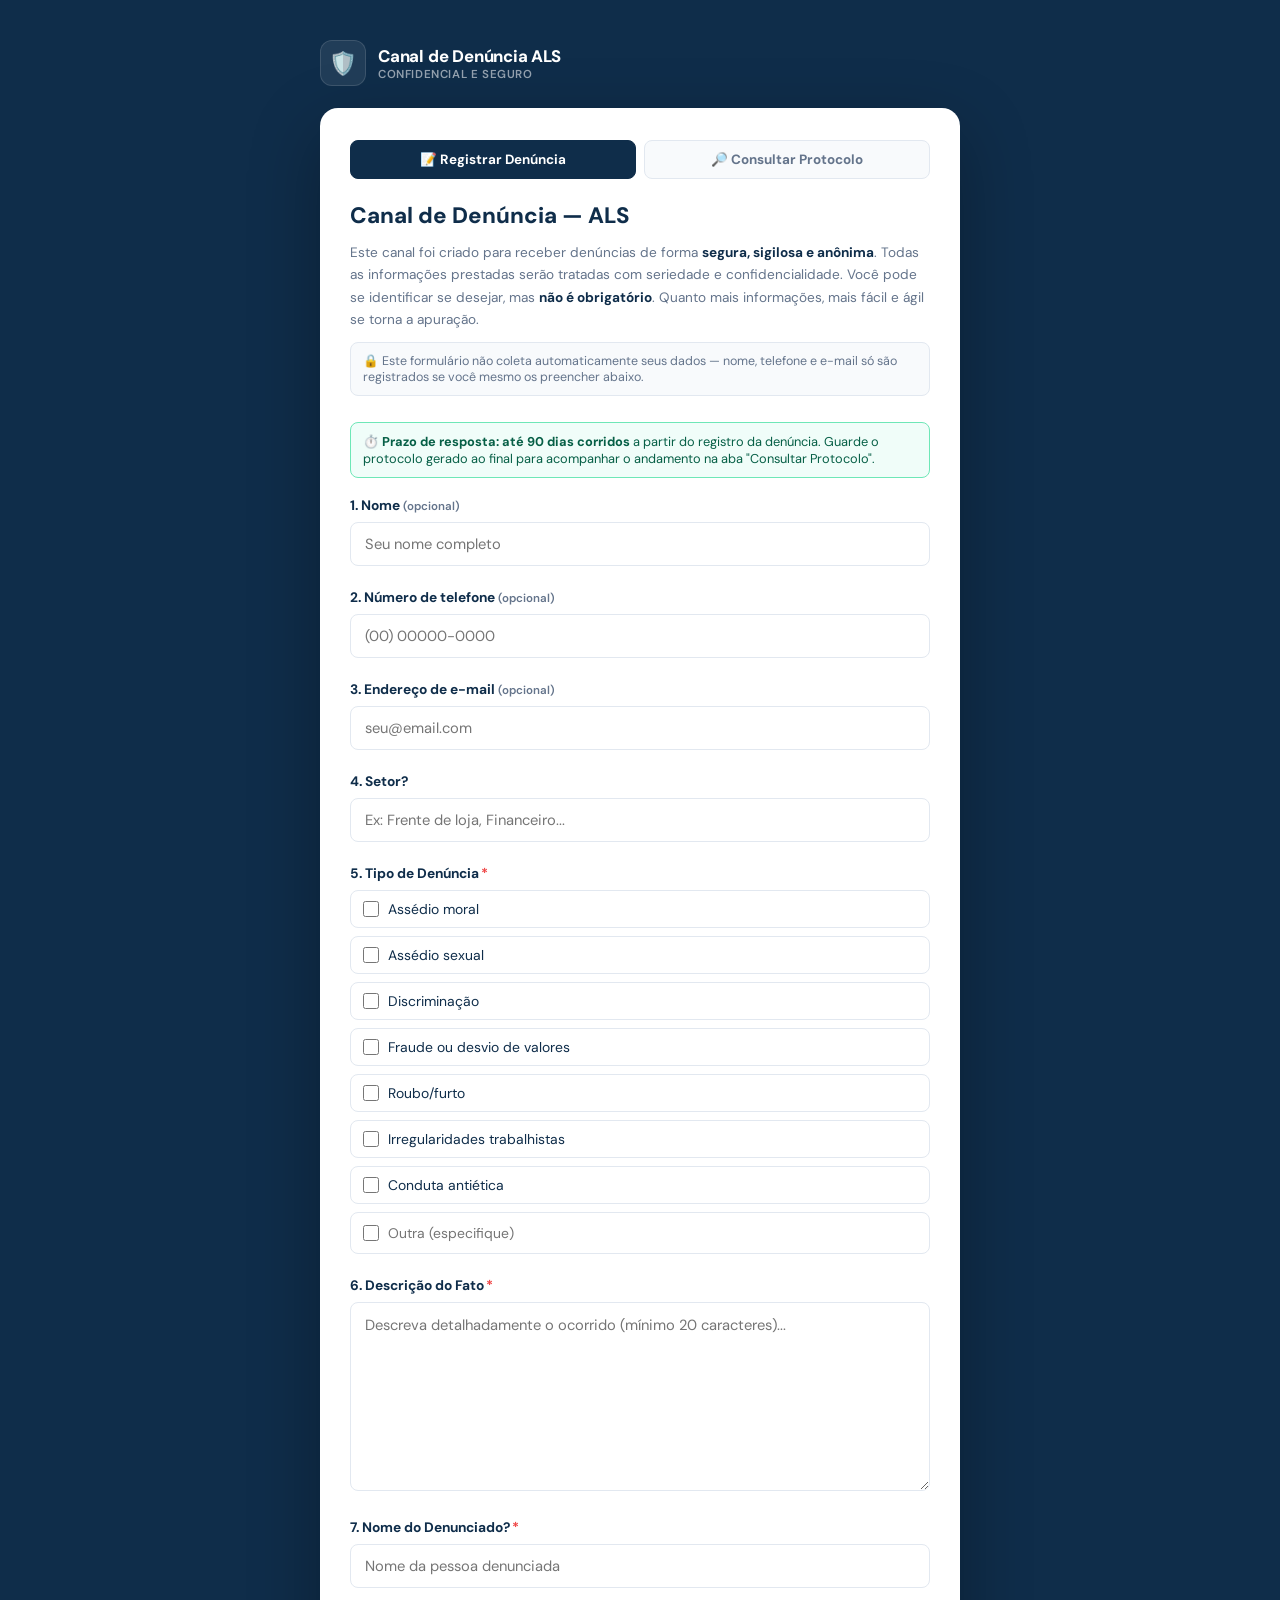
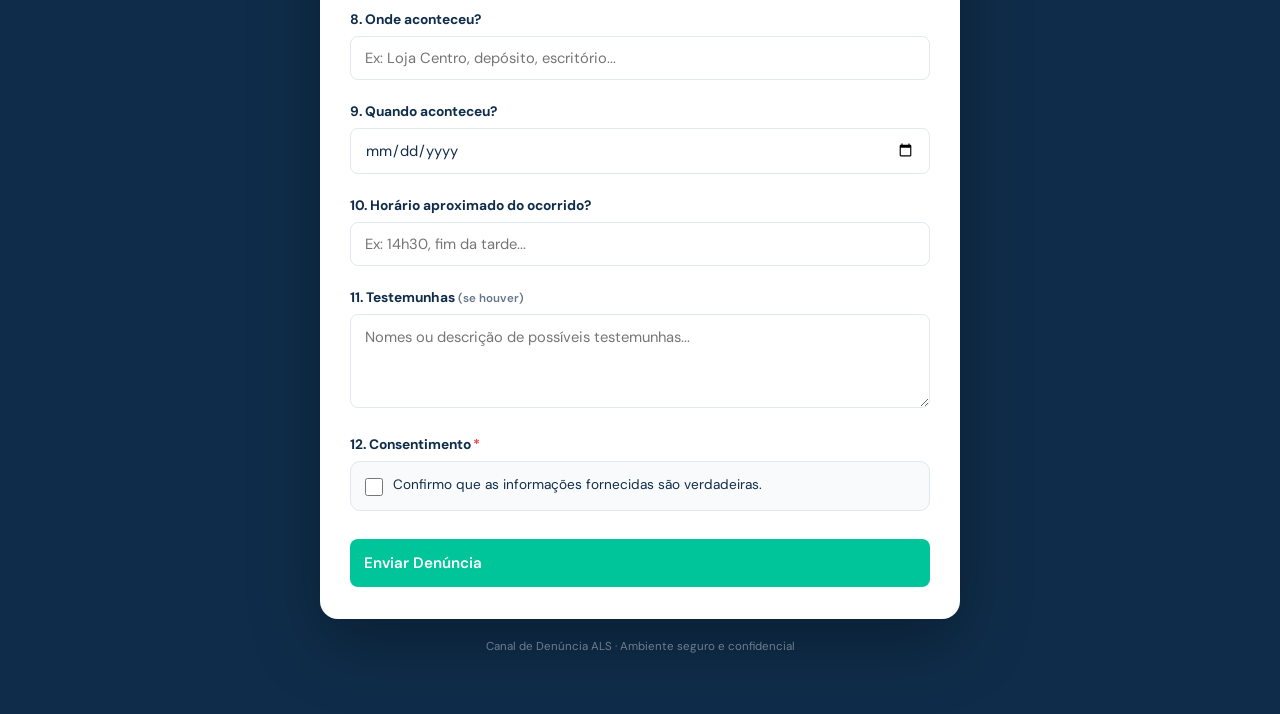
<file: frontend/denuncia-als-publica.html>
<!DOCTYPE html>
<html lang="pt-BR">
<head>
<meta charset="UTF-8" />
<meta name="viewport" content="width=device-width, initial-scale=1.0"/>
<title>Canal de Denúncia ALS</title>
<link href="https://fonts.googleapis.com/css2?family=DM+Sans:wght@300;400;500;600;700&display=swap" rel="stylesheet"/>
<link rel="stylesheet" href="css/styles.css">
<style>
  * { box-sizing: border-box; }
  body {
    font-family:'DM Sans',sans-serif; margin:0; min-height:100vh;
    background:var(--primary);
    display:flex; align-items:flex-start; justify-content:center;
    padding:40px 16px 60px;
  }
  .als-wrap { width:100%; max-width:640px; }
  .als-brand { display:flex; align-items:center; gap:12px; margin-bottom:22px; }
  .als-brand-icon { width:46px; height:46px; border-radius:12px; background:rgba(255,255,255,.08); border:1px solid rgba(255,255,255,.12); display:flex; align-items:center; justify-content:center; flex-shrink:0; font-size:1.4rem; }
  .als-brand-name { color:#fff; font-weight:800; font-size:1.05rem; letter-spacing:-.2px; }
  .als-brand-sub { color:rgba(255,255,255,.55); font-size:.72rem; font-weight:600; text-transform:uppercase; letter-spacing:.6px; }
  .als-card { background:#fff; border-radius:18px; padding:32px 30px; box-shadow:0 24px 70px rgba(0,0,0,.3); }
  .als-title { font-size:1.4rem; font-weight:800; color:var(--primary); margin:0 0 12px; }
  .als-intro { font-size:.85rem; color:var(--text-muted); line-height:1.65; margin:0 0 10px; }
  .als-intro strong { color:var(--text); }
  .als-priv { font-size:.78rem; color:var(--text-muted); background:#f8fafc; border:1px solid var(--border); border-radius:8px; padding:10px 12px; margin-bottom:26px; }
  .als-q { margin-bottom:22px; }
  .als-q > label.q-label { display:block; font-size:.86rem; font-weight:700; color:var(--text); margin-bottom:8px; }
  .als-q .q-opt { font-size:.72rem; font-weight:600; color:var(--text-muted); text-transform:none; letter-spacing:0; }
  .als-req { color:var(--danger); margin-left:2px; }
  .als-q input[type=text], .als-q input[type=email], .als-q input[type=date], .als-q textarea {
    width:100%; padding:11px 14px; border:1px solid var(--border); border-radius:8px;
    font-size:.92rem; font-family:inherit; color:var(--text); background:#fff; transition:border .15s;
  }
  .als-q input[type=text]:focus, .als-q input[type=email]:focus, .als-q input[type=date]:focus, .als-q textarea:focus {
    outline:none; border-color:var(--accent); box-shadow:0 0 0 3px rgba(0,196,154,.15);
  }
  .als-q textarea { resize:vertical; line-height:1.6; }
  .als-q textarea#q-descricao { min-height:160px; }
  .als-q textarea#q-testemunhas { min-height:80px; }
  .chk-list { display:flex; flex-direction:column; gap:8px; }
  .chk-item { display:flex; align-items:center; gap:9px; padding:9px 12px; border:1px solid var(--border); border-radius:8px; cursor:pointer; font-size:.87rem; transition:all .15s; }
  .chk-item:hover { border-color:var(--accent); background:#f0fdf9; }
  .chk-item input { width:16px; height:16px; accent-color:var(--accent); flex-shrink:0; }
  .chk-outro { display:flex; align-items:center; gap:9px; padding:9px 12px; border:1px solid var(--border); border-radius:8px; }
  .chk-outro input[type=checkbox] { width:16px; height:16px; accent-color:var(--accent); flex-shrink:0; }
  .chk-outro input[type=text] { flex:1; border:none; outline:none; font-family:inherit; font-size:.87rem; padding:2px 0; }
  .consent-box { display:flex; align-items:flex-start; gap:10px; padding:14px; border:1.5px solid var(--border); border-radius:10px; background:#f8fafc; }
  .consent-box input { width:18px; height:18px; margin-top:2px; accent-color:var(--accent); flex-shrink:0; }
  .consent-box label { font-size:.85rem; color:var(--text); cursor:pointer; }
  .als-honeypot { position:absolute; left:-9999px; opacity:0; height:0; width:0; overflow:hidden; }
  .als-submit { width:100%; padding:14px; font-size:.95rem; margin-top:6px; }
  .als-error { display:none; margin-top:14px; padding:12px 14px; background:#fef2f2; border:1px solid #fecaca; color:#b91c1c; border-radius:8px; font-size:.84rem; }
  .als-success { display:none; text-align:center; padding:20px 6px; }
  .als-success .ico { font-size:2.6rem; margin-bottom:10px; }
  .als-success h2 { color:var(--primary); font-size:1.25rem; margin:0 0 10px; }
  .als-success p { color:var(--text-muted); font-size:.88rem; line-height:1.6; margin:0 0 18px; }
  .als-proto { font-family:'DM Mono',monospace; font-size:1.3rem; font-weight:700; color:var(--primary); background:#f0fdf9; border:1.5px dashed var(--accent); border-radius:10px; padding:14px; letter-spacing:1px; margin-bottom:18px; }
  .als-footer-note { text-align:center; color:rgba(255,255,255,.4); font-size:.72rem; margin-top:20px; }
  .als-prazo { font-size:.8rem; color:#065f46; background:#f0fdf9; border:1px solid #6ee7b7; border-radius:8px; padding:10px 12px; margin-bottom:18px; text-align:left; }
  .als-tabs { display:flex; gap:8px; margin-bottom:22px; }
  .als-tab { flex:1; padding:10px; border-radius:8px; border:1px solid var(--border); background:#f8fafc; color:var(--text-muted); font-weight:700; font-size:.84rem; cursor:pointer; font-family:inherit; transition:all .15s; }
  .als-tab.active { background:var(--primary); color:#fff; border-color:var(--primary); }
  .als-consulta { display:none; }
  .als-consulta-form { display:flex; gap:8px; margin-bottom:18px; }
  .als-consulta-form input { flex:1; padding:11px 14px; border:1px solid var(--border); border-radius:8px; font-size:.92rem; font-family:'DM Mono',monospace; text-transform:uppercase; }
  .als-consulta-result { display:none; border:1px solid var(--border); border-radius:10px; padding:16px; }
  .als-consulta-result .row { display:flex; justify-content:space-between; align-items:center; margin-bottom:10px; font-size:.86rem; }
  .als-consulta-result .lbl { color:var(--text-muted); font-size:.72rem; text-transform:uppercase; letter-spacing:.5px; font-weight:700; }
  .als-resposta-box { margin-top:10px; padding:12px 14px; background:#eff6ff; border:1px solid #bfdbfe; border-radius:8px; font-size:.86rem; line-height:1.6; white-space:pre-wrap; }
  .als-sem-resposta { margin-top:10px; padding:12px 14px; background:#fffbeb; border:1px solid #fcd34d; border-radius:8px; font-size:.83rem; color:#92400e; }
</style>
</head>
<body>
<div class="als-wrap">

  <div class="als-brand">
    <div class="als-brand-icon">🛡️</div>
    <div>
      <div class="als-brand-name">Canal de Denúncia ALS</div>
      <div class="als-brand-sub">Confidencial e Seguro</div>
    </div>
  </div>

  <div class="als-card">

    <div class="als-tabs">
      <button type="button" class="als-tab active" id="tab-btn-registrar" onclick="mostrarAba('registrar')">📝 Registrar Denúncia</button>
      <button type="button" class="als-tab" id="tab-btn-consultar" onclick="mostrarAba('consultar')">🔎 Consultar Protocolo</button>
    </div>

    <div id="als-form-view">
      <h1 class="als-title">Canal de Denúncia — ALS</h1>
      <p class="als-intro">
        Este canal foi criado para receber denúncias de forma <strong>segura, sigilosa e anônima</strong>.
        Todas as informações prestadas serão tratadas com seriedade e confidencialidade.
        Você pode se identificar se desejar, mas <strong>não é obrigatório</strong>. Quanto mais informações,
        mais fácil e ágil se torna a apuração.
      </p>
      <div class="als-priv">
        🔒 Este formulário não coleta automaticamente seus dados — nome, telefone e e-mail só são
        registrados se você mesmo os preencher abaixo.
      </div>
      <div class="als-prazo">
        ⏱️ <strong>Prazo de resposta: até 90 dias corridos</strong> a partir do registro da denúncia.
        Guarde o protocolo gerado ao final para acompanhar o andamento na aba "Consultar Protocolo".
      </div>

      <form id="als-form" novalidate>
        <input type="text" name="website" id="als-honeypot" class="als-honeypot" tabindex="-1" autocomplete="off">

        <div class="als-q">
          <label class="q-label">1. Nome <span class="q-opt">(opcional)</span></label>
          <input type="text" id="q-nome" placeholder="Seu nome completo">
        </div>

        <div class="als-q">
          <label class="q-label">2. Número de telefone <span class="q-opt">(opcional)</span></label>
          <input type="text" id="q-telefone" placeholder="(00) 00000-0000">
        </div>

        <div class="als-q">
          <label class="q-label">3. Endereço de e-mail <span class="q-opt">(opcional)</span></label>
          <input type="email" id="q-email" placeholder="seu@email.com">
        </div>

        <div class="als-q">
          <label class="q-label">4. Setor?</label>
          <input type="text" id="q-setor" placeholder="Ex: Frente de loja, Financeiro...">
        </div>

        <div class="als-q">
          <label class="q-label">5. Tipo de Denúncia<span class="als-req">*</span></label>
          <div class="chk-list" id="q-tipos">
            <label class="chk-item"><input type="checkbox" value="Assédio moral"> Assédio moral</label>
            <label class="chk-item"><input type="checkbox" value="Assédio sexual"> Assédio sexual</label>
            <label class="chk-item"><input type="checkbox" value="Discriminação"> Discriminação</label>
            <label class="chk-item"><input type="checkbox" value="Fraude ou desvio de valores"> Fraude ou desvio de valores</label>
            <label class="chk-item"><input type="checkbox" value="Roubo/furto"> Roubo/furto</label>
            <label class="chk-item"><input type="checkbox" value="Irregularidades trabalhistas"> Irregularidades trabalhistas</label>
            <label class="chk-item"><input type="checkbox" value="Conduta antiética"> Conduta antiética</label>
            <div class="chk-outro">
              <input type="checkbox" id="q-tipo-outro-chk">
              <input type="text" id="q-tipo-outro-txt" placeholder="Outra (especifique)">
            </div>
          </div>
        </div>

        <div class="als-q">
          <label class="q-label">6. Descrição do Fato<span class="als-req">*</span></label>
          <textarea id="q-descricao" rows="7" placeholder="Descreva detalhadamente o ocorrido (mínimo 20 caracteres)..."></textarea>
        </div>

        <div class="als-q">
          <label class="q-label">7. Nome do Denunciado?<span class="als-req">*</span></label>
          <input type="text" id="q-denunciado" placeholder="Nome da pessoa denunciada">
        </div>

        <div class="als-q">
          <label class="q-label">8. Onde aconteceu?</label>
          <input type="text" id="q-onde" placeholder="Ex: Loja Centro, depósito, escritório...">
        </div>

        <div class="als-q">
          <label class="q-label">9. Quando aconteceu?</label>
          <input type="date" id="q-quando">
        </div>

        <div class="als-q">
          <label class="q-label">10. Horário aproximado do ocorrido?</label>
          <input type="text" id="q-horario" placeholder="Ex: 14h30, fim da tarde...">
        </div>

        <div class="als-q">
          <label class="q-label">11. Testemunhas <span class="q-opt">(se houver)</span></label>
          <textarea id="q-testemunhas" rows="3" placeholder="Nomes ou descrição de possíveis testemunhas..."></textarea>
        </div>

        <div class="als-q">
          <label class="q-label">12. Consentimento<span class="als-req">*</span></label>
          <div class="consent-box">
            <input type="checkbox" id="q-consentimento">
            <label for="q-consentimento">Confirmo que as informações fornecidas são verdadeiras.</label>
          </div>
        </div>

        <div class="als-error" id="als-error"></div>
        <button type="submit" class="btn btn-accent als-submit" id="als-submit-btn">Enviar Denúncia</button>
      </form>
    </div>

    <div class="als-success" id="als-success-view">
      <div class="ico">✅</div>
      <h2>Denúncia registrada</h2>
      <p>Guarde o <strong>protocolo</strong> e a <strong>data de hoje</strong> — as duas informações juntas são
      necessárias para consultar o andamento na aba "Consultar Protocolo". O prazo de resposta é de até
      <strong>90 dias corridos</strong> a partir de agora.</p>
      <div class="als-proto" id="als-proto-text">DN-ALS-0000</div>
      <div style="font-size:.82rem;color:var(--text-muted);margin-bottom:18px">Data de registro: <strong id="als-proto-data"></strong></div>
      <button type="button" class="btn btn-outline" onclick="location.reload()">Registrar outra denúncia</button>
    </div>

    <div class="als-consulta" id="als-consulta-view">
      <h1 class="als-title">Consultar Denúncia</h1>
      <p class="als-intro">
        Informe o protocolo <strong>e a data em que você registrou a denúncia</strong> para ver o status
        atual e se já há resposta do time de compliance. Pedimos os dois para garantir que só quem
        denunciou consiga consultar — o protocolo sozinho não é suficiente.
      </p>
      <div class="als-q">
        <label class="q-label">Protocolo</label>
        <input type="text" id="q-consulta-proto" placeholder="Ex: DN-ALS-2026-001">
      </div>
      <div class="als-q">
        <label class="q-label">Data em que registrou a denúncia</label>
        <input type="date" id="q-consulta-data">
      </div>
      <div class="als-consulta-form">
        <button type="button" class="btn btn-accent als-submit" id="consulta-btn" onclick="consultarProtocolo()">Consultar</button>
      </div>
      <div class="als-error" id="consulta-error"></div>

      <div class="als-consulta-result" id="consulta-result">
        <div class="row"><span class="lbl">Protocolo</span><strong id="res-proto"></strong></div>
        <div class="row"><span class="lbl">Status</span><span id="res-status"></span></div>
        <div class="row"><span class="lbl">Registrada em</span><span id="res-criado"></span></div>
        <div style="margin-bottom:10px">
          <div class="lbl" style="margin-bottom:4px">SLA (90 dias)</div>
          <div id="res-sla"></div>
        </div>
        <div id="res-resposta-wrap"></div>
      </div>
    </div>
  </div>

  <div class="als-footer-note">Canal de Denúncia ALS · Ambiente seguro e confidencial</div>
</div>

<script>
  const SUPABASE_URL = 'https://qhtkuarlsjlnfkzfmxwa.supabase.co';
  const SUPABASE_ANON = 'eyJhbGciOiJIUzI1NiIsInR5cCI6IkpXVCJ9.eyJpc3MiOiJzdXBhYmFzZSIsInJlZiI6InFodGt1YXJsc2psbmZremZteHdhIiwicm9sZSI6ImFub24iLCJpYXQiOjE3NzU2MDkwMTQsImV4cCI6MjA5MTE4NTAxNH0.5rw_iN9_-IYyNlqaOAXdy5wpmrOcvVO-QAUEQBgl3eA';
  const ALS_FUNCTION_URL = `${SUPABASE_URL}/functions/v1/denuncia-als-publica`;
  const ALS_CONSULTA_URL = `${SUPABASE_URL}/functions/v1/denuncia-als-consulta`;

  function mostrarAba(aba) {
    document.getElementById('als-form-view').style.display = aba === 'registrar' ? 'block' : 'none';
    document.getElementById('als-consulta-view').style.display = aba === 'consultar' ? 'block' : 'none';
    document.getElementById('als-success-view').style.display = 'none';
    document.getElementById('tab-btn-registrar').classList.toggle('active', aba === 'registrar');
    document.getElementById('tab-btn-consultar').classList.toggle('active', aba === 'consultar');
  }

  // Mesma lógica/visual do slaBar() usado no Canal de Denúncia
  // original (frontend/js/denuncias.js) — % do prazo de 90 dias
  // consumido, parado quando a denúncia está Encerrada/Arquivada.
  function renderSlaBar(dias, pct, concluida) {
    if (concluida) return '<span style="font-size:.85rem;color:var(--accent);font-weight:700">✅ Concluída</span>';
    const cls = pct >= 100 ? 'over' : pct >= 70 ? 'warn' : 'ok';
    const color = pct >= 100 ? 'var(--danger)' : pct >= 70 ? 'var(--warn)' : 'var(--accent)';
    return `<div class="sla-wrap">
      <div class="sla-label"><span style="color:${color}">${dias}d / 90d</span><span style="color:${color}">${pct}%</span></div>
      <div class="sla-bar"><div class="sla-fill ${cls}" style="width:${pct}%"></div></div>
    </div>`;
  }

  function formatDataBr(iso) {
    if (!iso) return '—';
    const d = new Date(iso);
    return d.toLocaleDateString('pt-BR');
  }

  async function consultarProtocolo() {
    const proto = document.getElementById('q-consulta-proto').value.trim();
    const dataRegistro = document.getElementById('q-consulta-data').value;
    const errBox = document.getElementById('consulta-error');
    const resultBox = document.getElementById('consulta-result');
    const btn = document.getElementById('consulta-btn');
    errBox.style.display = 'none';
    resultBox.style.display = 'none';

    if (!proto || !dataRegistro) {
      errBox.textContent = '⚠️ Informe o protocolo e a data de registro.';
      errBox.style.display = 'block';
      return;
    }

    btn.disabled = true;
    btn.textContent = 'Consultando...';
    try {
      const r = await fetch(ALS_CONSULTA_URL, {
        method: 'POST',
        headers: {
          'Content-Type': 'application/json',
          'apikey': SUPABASE_ANON,
          'Authorization': 'Bearer ' + SUPABASE_ANON,
        },
        body: JSON.stringify({ proto, dataRegistro }),
      });
      const data = await r.json().catch(() => ({}));
      if (!r.ok) throw new Error(data.error || 'Protocolo não encontrado.');

      document.getElementById('res-proto').textContent = data.proto;
      document.getElementById('res-status').textContent = data.status;
      document.getElementById('res-criado').textContent = formatDataBr(data.criadoEm);
      document.getElementById('res-sla').innerHTML = renderSlaBar(data.diasDecorridos, data.pctSla, data.concluida);

      const respostaWrap = document.getElementById('res-resposta-wrap');
      if (data.resposta) {
        respostaWrap.innerHTML = `
          <div class="lbl" style="margin-top:12px;margin-bottom:6px">Resposta do time de compliance (${formatDataBr(data.respostaEm)})</div>
          <div class="als-resposta-box">${data.resposta.replace(/</g,'&lt;')}</div>`;
      } else {
        respostaWrap.innerHTML = `<div class="als-sem-resposta">⏳ Ainda não há resposta registrada para esta denúncia. O prazo máximo é de 90 dias corridos a partir do registro.</div>`;
      }

      resultBox.style.display = 'block';
    } catch (e) {
      errBox.textContent = '⚠️ ' + (e.message || 'Falha de conexão. Tente novamente em instantes.');
      errBox.style.display = 'block';
    } finally {
      btn.disabled = false;
      btn.textContent = 'Consultar';
    }
  }

  const form = document.getElementById('als-form');
  const errBox = document.getElementById('als-error');
  const submitBtn = document.getElementById('als-submit-btn');

  function showError(msg) {
    errBox.textContent = '⚠️ ' + msg;
    errBox.style.display = 'block';
    errBox.scrollIntoView({ behavior:'smooth', block:'center' });
  }

  form.addEventListener('submit', async (ev) => {
    ev.preventDefault();
    errBox.style.display = 'none';

    const tipos = Array.from(document.querySelectorAll('#q-tipos input[type=checkbox][value]'))
      .filter(c => c.checked).map(c => c.value);
    const tipoOutroChecked = document.getElementById('q-tipo-outro-chk').checked;
    const tipoOutroTxt = document.getElementById('q-tipo-outro-txt').value.trim();
    if (tipoOutroChecked && tipoOutroTxt) tipos.push('Outra');

    const descricao = document.getElementById('q-descricao').value.trim();
    const denunciado = document.getElementById('q-denunciado').value.trim();
    const consentimento = document.getElementById('q-consentimento').checked;

    if (tipos.length === 0) return showError('Selecione ao menos um "Tipo de Denúncia".');
    if (descricao.length < 20) return showError('"Descrição do Fato" deve ter ao menos 20 caracteres.');
    if (!denunciado) return showError('"Nome do Denunciado?" é obrigatório.');
    if (!consentimento) return showError('É necessário confirmar o consentimento para enviar.');

    const payload = {
      website: document.getElementById('als-honeypot').value, // honeypot
      nome: document.getElementById('q-nome').value.trim(),
      telefone: document.getElementById('q-telefone').value.trim(),
      email: document.getElementById('q-email').value.trim(),
      setor: document.getElementById('q-setor').value.trim(),
      tipos,
      tipoOutro: tipoOutroChecked ? tipoOutroTxt : '',
      descricao,
      denunciado,
      onde: document.getElementById('q-onde').value.trim(),
      quando: document.getElementById('q-quando').value,
      horario: document.getElementById('q-horario').value.trim(),
      testemunhas: document.getElementById('q-testemunhas').value.trim(),
      consentimento,
    };

    submitBtn.disabled = true;
    submitBtn.textContent = 'Enviando...';
    try {
      const r = await fetch(ALS_FUNCTION_URL, {
        method: 'POST',
        headers: {
          'Content-Type': 'application/json',
          'apikey': SUPABASE_ANON,
          'Authorization': 'Bearer ' + SUPABASE_ANON,
        },
        body: JSON.stringify(payload),
      });
      const data = await r.json().catch(() => ({}));
      if (!r.ok) throw new Error(data.error || 'Não foi possível enviar a denúncia.');

      document.getElementById('als-form-view').style.display = 'none';
      document.getElementById('als-proto-text').textContent = data.protocolo || '—';
      document.getElementById('als-proto-data').textContent = new Date().toLocaleDateString('pt-BR');
      document.getElementById('als-success-view').style.display = 'block';
    } catch (e) {
      showError(e.message || 'Falha de conexão. Tente novamente em instantes.');
    } finally {
      submitBtn.disabled = false;
      submitBtn.textContent = 'Enviar Denúncia';
    }
  });
</script>
</body>
</html>
</file>
<file: frontend/css/styles.css>
:root {
      --primary: #0f2d4a;
      --primary-light: #163d62;
      --accent: #00c49a;
      --accent-dark: #009975;
      --warn: #f59e0b;
      --danger: #ef4444;
      --info: #3b82f6;
      --purple: #8b5cf6;
      --bg: #f0f4f8;
      --card: #ffffff;
      --text: #0f2d4a;
      --text-muted: #64748b;
      --border: #e2e8f0;
      --sidebar-w: 230px;
      --radius: 10px;
    }

    /* ══════════════════════════════════════════
       LOGIN SCREEN
    ══════════════════════════════════════════ */
    #login-screen {
      display: flex; position: fixed; inset: 0; z-index: 9999;
      background: var(--primary);
      align-items: center; justify-content: center;
      animation: none;
    }
    #login-screen.hidden { display: none; }

    .login-bg {
      position: absolute; inset: 0; overflow: hidden; pointer-events: none;
    }
    .login-bg-circle {
      position: absolute; border-radius: 50%;
      background: rgba(0,196,154,.08);
    }
    .login-bg-circle:nth-child(1) { width: 500px; height: 500px; top: -150px; right: -120px; }
    .login-bg-circle:nth-child(2) { width: 350px; height: 350px; bottom: -100px; left: -80px; background: rgba(0,196,154,.05); }
    .login-bg-circle:nth-child(3) { width: 200px; height: 200px; top: 50%; right: 15%; background: rgba(255,255,255,.03); }

    .login-box {
      position: relative; z-index: 1;
      background: #fff; border-radius: 18px;
      padding: 44px 48px; width: 440px; max-width: 96vw;
      box-shadow: 0 32px 80px rgba(0,0,0,.35);
    }
    .login-logo {
      display: flex; align-items: center; gap: 14px; margin-bottom: 32px;
    }
    .login-logo-icon {
      width: 50px; height: 50px; border-radius: 14px; background: var(--accent);
      display: flex; align-items: center; justify-content: center; flex-shrink: 0;
    }
    .login-logo-icon svg { width: 28px; height: 28px; }
    .login-logo-text .brand { font-size: 1.3rem; font-weight: 800; color: var(--primary); letter-spacing: -.3px; }
    .login-logo-text .sub { font-size: .68rem; color: var(--text-muted); letter-spacing: 2px; text-transform: uppercase; margin-top: 2px; }
    .login-headline { font-size: 1.6rem; font-weight: 800; color: var(--primary); margin-bottom: 6px; }
    .login-sub { font-size: .88rem; color: var(--text-muted); margin-bottom: 28px; }
    .login-field { margin-bottom: 16px; }
    .login-field label { display: block; font-size: .73rem; font-weight: 700; color: var(--text-muted); text-transform: uppercase; letter-spacing: .5px; margin-bottom: 6px; }
    .login-field input {
      width: 100%; padding: 12px 14px; border: 1.5px solid var(--border);
      border-radius: 10px; font-size: .95rem; font-family: inherit;
      color: var(--text); background: #f8fafc;
      transition: border .15s, background .15s, box-shadow .15s;
      outline: none;
    }
    .login-field input:focus {
      border-color: var(--accent); background: #fff;
      box-shadow: 0 0 0 3px rgba(0,196,154,.15);
    }
    .login-field input.error { border-color: var(--danger); box-shadow: 0 0 0 3px rgba(239,68,68,.1); }
    .login-btn {
      width: 100%; padding: 13px; border-radius: 10px; border: none;
      background: var(--primary); color: #fff; font-size: 1rem; font-weight: 700;
      cursor: pointer; font-family: inherit; margin-top: 6px;
      transition: background .15s, transform .1s, box-shadow .15s;
      display: flex; align-items: center; justify-content: center; gap: 8px;
    }
    .login-btn:hover { background: var(--primary-light); box-shadow: 0 6px 20px rgba(15,45,74,.3); }
    .login-btn:active { transform: scale(.98); }
    .login-btn:disabled { opacity: .6; cursor: not-allowed; transform: none; }
    .login-error {
      color: var(--danger); font-size: .84rem; font-weight: 600;
      min-height: 20px; margin-top: 12px; text-align: center;
      display: flex; align-items: center; justify-content: center; gap: 6px;
    }
    .login-divider { display: flex; align-items: center; gap: 10px; margin: 20px 0; }
    .login-divider hr { flex: 1; border: none; border-top: 1px solid var(--border); }
    .login-divider span { font-size: .75rem; color: var(--text-muted); }
    .login-badge {
      margin-top: 28px; padding: 10px 14px; background: #f8fafc;
      border-radius: 8px; border: 1px solid var(--border);
      display: flex; align-items: center; gap: 8px;
      font-size: .78rem; color: var(--text-muted);
    }
    .login-badge-dot { width: 8px; height: 8px; border-radius: 50%; background: var(--accent); flex-shrink: 0; animation: pulse-dot 2s infinite; }
    @keyframes pulse-dot { 0%,100%{opacity:1} 50%{opacity:.4} }
    .login-spinner { width: 18px; height: 18px; border: 2.5px solid rgba(255,255,255,.3); border-top-color: #fff; border-radius: 50%; animation: spin .7s linear infinite; }
    @keyframes spin { to { transform: rotate(360deg); } }
    @keyframes fadeIn { from{opacity:0;transform:translateY(12px)} to{opacity:1;transform:translateY(0)} }
    .login-box { animation: fadeIn .4s ease; }

    /* TOPBAR logout button */
    .btn-logout {
      padding: 6px 14px; border-radius: 8px; border: 1px solid var(--border);
      background: transparent; color: var(--text-muted); font-size: .8rem;
      cursor: pointer; font-family: inherit; font-weight: 600;
      transition: all .15s; display: flex; align-items: center; gap: 5px;
    }
    .btn-logout:hover { background: #fef2f2; color: var(--danger); border-color: var(--danger); }


    * { box-sizing: border-box; margin: 0; padding: 0; }
    body { font-family: 'DM Sans', sans-serif; background: var(--bg); color: var(--text); display: flex; min-height: 100vh; }

    /* ─── SIDEBAR ─── */
    #sidebar {
      width: var(--sidebar-w); background: var(--primary);
      display: flex; flex-direction: column; position: fixed;
      top: 0; left: 0; height: 100vh; z-index: 100;
    }
    #sidebar .logo {
      padding: 22px 20px 18px; border-bottom: 1px solid rgba(255,255,255,.08);
      display: flex; align-items: center; gap: 12px;
    }
    #sidebar .logo-icon {
      width: 42px; height: 42px; border-radius: 10px; background: rgba(255,255,255,.06);
      display: flex; align-items: center; justify-content: center; flex-shrink: 0;
    }
    #sidebar .logo-icon img { width: 32px; height: 32px; object-fit: contain; }
    #sidebar .logo .brand { font-size: 1rem; font-weight: 700; color: #fff; letter-spacing: -.2px; }
    #sidebar .logo .sub { font-size: .62rem; color: rgba(255,255,255,.4); letter-spacing: 1.5px; text-transform: uppercase; margin-top: 2px; }

    #sidebar nav { flex: 1; padding: 12px 0; overflow-y: auto; overflow-x: hidden; scrollbar-width: thin; scrollbar-color: rgba(255,255,255,.1) transparent; }
    #sidebar nav::-webkit-scrollbar { width: 3px; }
    #sidebar nav::-webkit-scrollbar-thumb { background: rgba(255,255,255,.12); border-radius: 4px; }
    .nav-label { padding: 14px 20px 5px; font-size: .6rem; font-weight: 700; color: rgba(255,255,255,.3); text-transform: uppercase; letter-spacing: 1.5px; }
    #sidebar nav a {
      display: flex; align-items: center; gap: 10px; padding: 9px 20px;
      color: rgba(255,255,255,.5); text-decoration: none; font-size: .875rem; font-weight: 500;
      transition: all .15s; border-left: 3px solid transparent; cursor: pointer;
    }
    #sidebar nav a:hover { background: rgba(255,255,255,.05); color: #fff; }
    #sidebar nav a.active { background: rgba(0,196,154,.12); color: var(--accent); border-left-color: var(--accent); }
    #sidebar nav a .icon { font-size: 1rem; width: 20px; text-align: center; }
    #sidebar .version { padding: 12px 20px; font-size: .68rem; color: rgba(255,255,255,.25); border-top: 1px solid rgba(255,255,255,.07); }

    /* ─── MAIN ─── */
    #main { margin-left: var(--sidebar-w); flex: 1; display: flex; flex-direction: column; min-height: 100vh; }
    #topbar {
      background: var(--card); border-bottom: 1px solid var(--border);
      padding: 0 28px; height: 60px; display: flex; align-items: center; justify-content: space-between;
      position: sticky; top: 0; z-index: 50; gap: 16px;
    }
    #topbar .page-title { font-size: 1rem; font-weight: 700; color: var(--primary); white-space: nowrap; }
    #topbar .topbar-right { display: flex; align-items: center; gap: 10px; }
    .date-chip { font-size: .8rem; color: var(--text-muted); background: var(--bg); padding: 5px 13px; border-radius: 20px; border: 1px solid var(--border); }
    .user-chip { display: flex; align-items: center; gap: 8px; background: var(--bg); padding: 5px 13px 5px 7px; border-radius: 20px; border: 1px solid var(--border); font-size: .82rem; font-weight: 600; color: var(--text); }
    .user-avatar { width: 26px; height: 26px; border-radius: 50%; background: var(--accent); color: #fff; font-size: .68rem; font-weight: 700; display: flex; align-items: center; justify-content: center; }
    #mobile-menu-btn { display: none; border: none; background: none; font-size: 1.4rem; cursor: pointer; color: var(--primary); }
    #content { padding: 26px; flex: 1; }

    /* ─── BUSCA GLOBAL ─── */
    #global-search-wrap { position:relative; flex:1; max-width:420px; }
    #global-search-input { width:100%; font-size:.83rem; font-family:inherit; color:var(--text);
      background:var(--bg); border:1px solid var(--border); border-radius:20px; padding:7px 14px; outline:none; transition:border-color .15s; }
    #global-search-input:focus { border-color:var(--primary); }
    #global-search-results { display:none; position:absolute; top:calc(100% + 6px); left:0; right:0;
      background:var(--card); border:1px solid var(--border); border-radius:12px; box-shadow:0 8px 24px rgba(0,0,0,.12);
      max-height:60vh; overflow-y:auto; z-index:150; padding:8px; }
    #global-search-results.open { display:block; }
    .gs-group { margin-bottom:10px; }
    .gs-group:last-child { margin-bottom:0; }
    .gs-group-title { font-size:.68rem; font-weight:800; text-transform:uppercase; letter-spacing:.5px;
      color:var(--text-muted); padding:4px 8px; }
    .gs-item { display:flex; flex-direction:column; gap:1px; padding:7px 10px; border-radius:8px; cursor:pointer; }
    .gs-item:hover { background:#f0f4f8; }
    .gs-item-title { font-size:.82rem; font-weight:600; color:var(--text); overflow:hidden; text-overflow:ellipsis; white-space:nowrap; }
    .gs-item-sub { font-size:.72rem; color:var(--text-muted); }
    .gs-more { font-size:.72rem; color:var(--text-muted); padding:4px 10px; }
    .gs-empty { font-size:.82rem; color:var(--text-muted); text-align:center; padding:16px; }
    @media (max-width: 900px) { #global-search-wrap { display:none; } }

    /* ─── PAGE VISIBILITY ─── */
    .page { display: none; }
    .page.active { display: block; }
    #page-flowboard.active { display: flex; }
    #content:has(#page-flowboard.active) { padding: 0; }

    /* ─── STAT GRID ─── */
    .stat-grid { display: grid; grid-template-columns: repeat(4,1fr); gap: 14px; margin-bottom: 22px; }
    .stat-card { background: var(--card); border-radius: var(--radius); padding: 18px 20px; border: 1px solid var(--border); display: flex; align-items: center; gap: 14px; }
    .stat-card.highlight { background: var(--primary); border-color: var(--primary); }
    .stat-card.highlight .stat-num { color: var(--accent); }
    .stat-card.highlight .stat-label { color: rgba(255,255,255,.5); }
    .stat-icon { font-size: 1.4rem; width: 44px; height: 44px; border-radius: 10px; display: flex; align-items: center; justify-content: center; flex-shrink: 0; }
    .stat-icon.teal { background: #d0faf1; }
    .stat-icon.amber { background: #fef3c7; }
    .stat-icon.red { background: #fee2e2; }
    .stat-icon.blue { background: #dbeafe; }
    .stat-icon.purple { background: #ede9fe; }
    .stat-num { font-size: 1.7rem; font-weight: 700; line-height: 1; }
    .stat-label { font-size: .75rem; color: var(--text-muted); margin-top: 3px; }

    /* ─── SECTION ─── */
    .section { background: var(--card); border-radius: var(--radius); border: 1px solid var(--border); margin-bottom: 20px; }
    .section-header { padding: 15px 20px; border-bottom: 1px solid var(--border); display: flex; align-items: center; justify-content: space-between; gap: 10px; }
    .section-header h2 { font-size: .92rem; font-weight: 700; color: var(--primary); }
    .section-body { padding: 18px 20px; }

    /* ─── BUTTONS ─── */
    .btn { padding: 8px 18px; border-radius: 8px; border: none; font-size: .86rem; font-weight: 600; cursor: pointer; transition: all .15s; display: inline-flex; align-items: center; gap: 6px; font-family: inherit; }
    .btn-primary { background: var(--primary); color: #fff; }
    .btn-primary:hover { background: var(--primary-light); }
    .btn-accent { background: var(--accent); color: #fff; }
    .btn-accent:hover { background: var(--accent-dark); }
    .btn-outline { background: transparent; color: var(--primary); border: 1px solid var(--border); }
    .btn-outline:hover { border-color: var(--primary); background: #f0f4f8; }
    .btn-danger { background: var(--danger); color: #fff; }
    .btn-danger:hover { filter: brightness(1.1); }
    .btn-sm { padding: 5px 12px; font-size: .78rem; }
    .btn-group { display: flex; gap: 8px; flex-wrap: wrap; margin-top: 14px; }

    /* ─── TABLE ─── */
    .table-wrap { overflow-x: auto; }
    table { width: 100%; border-collapse: collapse; font-size: .86rem; }
    thead th { background: #f8fafc; color: var(--text-muted); font-size: .7rem; font-weight: 700; text-transform: uppercase; letter-spacing: .7px; padding: 10px 14px; text-align: left; border-bottom: 1px solid var(--border); }
    tbody tr { border-bottom: 1px solid var(--border); transition: background .1s; }
    tbody tr:last-child { border-bottom: none; }
    tbody tr:hover { background: #f8fafc; }
    tbody td { padding: 11px 14px; vertical-align: middle; }

    /* ─── BADGES ─── */
    .badge { display: inline-block; padding: 3px 10px; border-radius: 20px; font-size: .72rem; font-weight: 700; white-space: nowrap; }
    .badge-alto { background: #fee2e2; color: #991b1b; }
    .badge-medio { background: #fef9c3; color: #854d0e; }
    .badge-baixo { background: #d1fae5; color: #065f46; }
    .badge-critico { background: #fde8ff; color: #7e22ce; }
    .badge-aberta { background: #dbeafe; color: #1e3a8a; }
    .badge-analise { background: #fef3c7; color: #92400e; }
    .badge-encerrada { background: #d1fae5; color: #064e3b; }
    .badge-arquivada { background: #f1f5f9; color: #64748b; }
    .badge-pendente { background: #fef3c7; color: #92400e; }
    .badge-concluido { background: #d1fae5; color: #065f46; }
    .badge-vencido { background: #fee2e2; color: #991b1b; }
    .badge-andamento { background: #dbeafe; color: #1e40af; }
    .badge-naoiniciado { background: #f1f5f9; color: #475569; }

    /* ─── FILTER BAR ─── */
    .filter-bar { display: flex; gap: 10px; flex-wrap: wrap; align-items: center; margin-bottom: 16px; }
    .filter-bar input, .filter-bar select { padding: 8px 12px; border: 1px solid var(--border); border-radius: 8px; font-size: .86rem; background: #fff; color: var(--text); font-family: inherit; }
    .filter-bar input:focus, .filter-bar select:focus { outline: none; border-color: var(--accent); }
    .filter-bar input[type=text] { min-width: 220px; }

    /* ─── FORM ─── */
    .form-grid { display: grid; grid-template-columns: 1fr 1fr; gap: 14px; }
    .form-grid .full { grid-column: 1/-1; }
    .field label { display: block; font-size: .73rem; font-weight: 700; color: var(--text-muted); margin-bottom: 5px; text-transform: uppercase; letter-spacing: .5px; }
    .field input, .field select, .field textarea { width: 100%; padding: 9px 12px; border: 1px solid var(--border); border-radius: 8px; font-size: .9rem; background: #fff; color: var(--text); font-family: inherit; transition: border .15s; }
    .field input:focus, .field select:focus, .field textarea:focus { outline: none; border-color: var(--accent); }
    .field textarea { resize: vertical; min-height: 80px; }

    /* ─── MODAL ─── */
    .modal-overlay { display: none; position: fixed; inset: 0; background: rgba(15,45,74,.55); z-index: 200; align-items: center; justify-content: center; backdrop-filter: blur(2px); }
    .modal-overlay.open { display: flex; }
    .modal { background: var(--card); border-radius: 14px; padding: 28px; width: 600px; max-width: 96vw; max-height: 90vh; overflow-y: auto; }
    .modal h3 { font-size: 1.05rem; font-weight: 700; color: var(--primary); margin-bottom: 20px; }
    .modal-footer { display: flex; gap: 10px; justify-content: flex-end; margin-top: 18px; border-top: 1px solid var(--border); padding-top: 14px; }

    /* ─── CHARTS ─── */
    .chart-grid { display: grid; grid-template-columns: 1fr 1fr; gap: 14px; margin-bottom: 20px; }
    .chart-box { background: var(--card); border-radius: var(--radius); border: 1px solid var(--border); padding: 18px 20px; }
    .chart-box h3 { font-size: .88rem; font-weight: 700; color: var(--primary); margin-bottom: 16px; }
    .bar-chart { display: flex; flex-direction: column; gap: 10px; }
    .bar-row { display: flex; align-items: center; gap: 10px; }
    .bar-label { width: 100px; font-size: .78rem; color: var(--text-muted); text-align: right; flex-shrink: 0; }
    .bar-track { flex: 1; background: var(--bg); border-radius: 4px; height: 14px; overflow: hidden; }
    .bar-fill { height: 100%; border-radius: 4px; transition: width .6s; }
    .bar-val { font-size: .78rem; font-weight: 700; width: 30px; text-align: right; }
    .donut-wrap { display: flex; align-items: center; gap: 18px; flex-wrap: wrap; }
    .pie-legend { display: flex; flex-direction: column; gap: 8px; }
    .pie-item { display: flex; align-items: center; gap: 8px; font-size: .78rem; }
    .pie-dot { width: 10px; height: 10px; border-radius: 50%; flex-shrink: 0; }

    /* ─── PROGRESS BARS ─── */
    .prog-bar { height: 8px; background: var(--border); border-radius: 4px; overflow: hidden; margin-top: 4px; }
    .prog-fill { height: 100%; border-radius: 4px; transition: width .5s; }
    .prog-fill.teal { background: var(--accent); }
    .prog-fill.amber { background: var(--warn); }
    .prog-fill.red { background: var(--danger); }

    /* ─── TIMELINE ─── */
    .timeline { display: flex; flex-direction: column; }
    .tl-item { display: flex; gap: 14px; padding: 12px 0; border-bottom: 1px solid var(--border); }
    .tl-item:last-child { border-bottom: none; }
    .tl-dot { width: 10px; height: 10px; border-radius: 50%; margin-top: 5px; flex-shrink: 0; }
    .tl-body { flex: 1; }
    .tl-title { font-size: .86rem; font-weight: 600; }
    .tl-sub { font-size: .75rem; color: var(--text-muted); margin-top: 2px; }

    /* ─── PILL TABS ─── */
    .pill-tabs { display: flex; gap: 6px; flex-wrap: wrap; margin-bottom: 18px; }
    .pill-tab { padding: 6px 16px; border-radius: 20px; border: 1px solid var(--border); font-size: .84rem; cursor: pointer; background: var(--card); font-family: inherit; font-weight: 500; transition: all .15s; }
    .pill-tab.active { background: var(--primary); color: #fff; border-color: var(--primary); }

    /* ─── ALERT ─── */
    .alert-strip { background: #fffbeb; border: 1px solid #fcd34d; border-radius: 8px; padding: 10px 16px; margin-bottom: 18px; font-size: .86rem; display: flex; align-items: center; gap: 10px; color: #92400e; }
    .alert-strip.danger { background: #fef2f2; border-color: #fca5a5; color: #991b1b; }
    .alert-strip.hidden { display: none; }

    /* ─── EMPTY ─── */
    .empty { text-align: center; padding: 40px; color: var(--text-muted); font-size: .88rem; }

    /* ─── ALERTAS (dashboard) ─── */
    .alert-item { display:flex; align-items:center; gap:10px; padding:8px 10px; border-radius:8px;
      cursor:pointer; margin-bottom:6px; border:1px solid var(--border); background:var(--card); transition:all .15s; }
    .alert-item:hover { border-color:var(--primary); background:#f8fafc; }
    .alert-item-title { flex:1; min-width:0; font-size:.8rem; font-weight:600;
      overflow:hidden; text-overflow:ellipsis; white-space:nowrap; }
    .alert-item-sub { font-size:.7rem; color:var(--text-muted); }
    .alert-item-chip { font-size:.68rem; font-weight:700; white-space:nowrap; padding:2px 7px; border-radius:10px; }
    .alert-empty-mini { font-size:.78rem; color:var(--text-muted); padding:10px 4px; }
    .empty .ico { font-size: 2.4rem; margin-bottom: 10px; }

    /* ─── PRAZO CHIP ─── */
    .prazo-ok { color: var(--accent); font-weight: 600; font-size: .83rem; }
    .prazo-warn { color: var(--warn); font-weight: 600; font-size: .83rem; }
    .prazo-venc { color: var(--danger); font-weight: 600; font-size: .83rem; }

    /* ─── SLA BAR ─── */
    .sla-wrap { min-width:110px; }
    .sla-label { font-size:.72rem; font-weight:700; display:flex; justify-content:space-between; margin-bottom:3px; }
    .sla-bar { height:6px; border-radius:3px; background:var(--border); overflow:hidden; }
    .sla-fill { height:100%; border-radius:3px; transition:width .4s; }
    .sla-fill.ok   { background: var(--accent); }
    .sla-fill.warn { background: var(--warn); }
    .sla-fill.over { background: var(--danger); }

    /* ─── PERIGO BADGES ─── */
    .badge-leve      { background:#d1fae5; color:#065f46; }
    .badge-medio     { background:#fef3c7; color:#92400e; }
    .badge-grave     { background:#fee2e2; color:#991b1b; }
    .badge-gravissima{ background:#f3e8ff; color:#6b21a8; border:1px solid #d8b4fe; }

    /* ─── DN RECEBIDAS HEADER ─── */
    .dn-pill-tabs { display:flex; gap:6px; flex-wrap:wrap; margin-bottom:18px; border-bottom:1px solid var(--border); padding-bottom:12px; }
    .dn-pill-tab { padding:7px 18px; border-radius:8px; border:1px solid var(--border); font-size:.84rem; cursor:pointer; background:var(--card); font-family:inherit; font-weight:600; transition:all .15s; color:var(--text-muted); }
    .dn-pill-tab.active { background:var(--primary); color:#fff; border-color:var(--primary); }
    .dn-pill-tab .tab-count { display:inline-flex; align-items:center; justify-content:center; width:20px; height:20px; border-radius:50%; background:rgba(255,255,255,.2); font-size:.68rem; margin-left:6px; }
    .dn-pill-tab:not(.active) .tab-count { background:var(--border); color:var(--text-muted); }

    /* ─────────────────────────────────────────
       FLOWBOARD (Kanban)
    ───────────────────────────────────────── */
    #page-flowboard {
      flex-direction: column; height: calc(100vh - 60px); overflow: hidden;
    }
    #page-flowboard .fb-topbar {
      background: var(--card); border-bottom: 1px solid var(--border);
      padding: 10px 20px; display: flex; align-items: center; gap: 12px; flex-wrap: wrap; flex-shrink: 0;
    }
    #page-flowboard .fb-board-title { font-size: 1rem; font-weight: 700; color: var(--primary); flex: 1; }
    #page-flowboard .fb-filter-btn {
      padding: 6px 14px; border: 1.5px solid var(--border); border-radius: 20px;
      font-size: .8rem; font-weight: 600; cursor: pointer; background: var(--card); color: var(--text-muted);
      font-family: inherit; transition: all .15s;
    }
    #page-flowboard .fb-filter-btn:hover { border-color: var(--primary); color: var(--primary); }
    #page-flowboard .fb-filter-btn.active { background: var(--primary); color: #fff; border-color: var(--primary); }
    #page-flowboard .fb-body { display: flex; flex: 1; overflow: hidden; }
    #page-flowboard .fb-sidebar {
      width: 200px; flex-shrink: 0; background: #f8fafc; border-right: 1px solid var(--border);
      display: flex; flex-direction: column; overflow-y: auto;
    }
    #page-flowboard .fb-sidebar-header {
      padding: 14px 16px 8px; font-size: .68rem; font-weight: 700; color: var(--text-muted);
      text-transform: uppercase; letter-spacing: 1px;
    }
    #page-flowboard .fb-board-item {
      display: flex; align-items: center; gap: 8px; padding: 9px 14px;
      cursor: pointer; font-size: .86rem; transition: background .12s; color: var(--text);
      border-left: 3px solid transparent;
    }
    #page-flowboard .fb-board-item:hover { background: rgba(0,196,154,.07); }
    #page-flowboard .fb-board-item.active { background: rgba(0,196,154,.1); border-left-color: var(--accent); font-weight: 700; color: var(--primary); }
    #page-flowboard .fb-board-dot { width: 10px; height: 10px; border-radius: 50%; flex-shrink: 0; }
    #page-flowboard .fb-new-board {
      margin: 8px 12px; padding: 8px 12px; border: 1.5px dashed var(--border);
      border-radius: 8px; background: transparent; cursor: pointer; font-size: .82rem;
      color: var(--text-muted); text-align: center; font-family: inherit; transition: all .15s;
    }
    #page-flowboard .fb-new-board:hover { border-color: var(--accent); color: var(--accent); }
    #page-flowboard .fb-kanban {
      display: flex; gap: 12px; overflow-x: auto; overflow-y: hidden; flex: 1; padding: 14px 16px;
      align-items: flex-start; background: #edf2f7;
    }
    #page-flowboard .fb-kanban::-webkit-scrollbar { height: 8px; }
    #page-flowboard .fb-kanban::-webkit-scrollbar-thumb { background: #94a3b8; border-radius: 4px; }
    #page-flowboard .fb-col {
      width: 280px; min-width: 280px; background: #fff; border-radius: var(--radius);
      display: flex; flex-direction: column; border: 1px solid var(--border);
      height: calc(100% - 4px); max-height: 100%; flex-shrink: 0; box-shadow: 0 1px 4px rgba(0,0,0,.06);
    }
    #page-flowboard .fb-col.drag-over { background: #f0fdf9; border-color: var(--accent); }
    #page-flowboard .fb-col-header {
      display: flex; align-items: center; gap: 8px; padding: 12px 14px 8px; flex-shrink: 0;
    }
    #page-flowboard .fb-col-dot { width: 10px; height: 10px; border-radius: 50%; flex-shrink: 0; }
    #page-flowboard .fb-col-name { flex: 1; font-size: .85rem; font-weight: 700; color: var(--primary); }
    #page-flowboard .fb-col-count {
      background: var(--border); color: var(--text-muted); border-radius: 20px;
      padding: 1px 8px; font-size: .72rem; font-weight: 700;
    }
    #page-flowboard .fb-col-menu {
      border: none; background: none; cursor: pointer; color: var(--text-muted); font-size: 1rem;
      padding: 2px 5px; border-radius: 4px; transition: background .12s;
    }
    #page-flowboard .fb-col-menu:hover { background: var(--border); }
    #page-flowboard .fb-cards {
      flex: 1; overflow-y: auto; padding: 4px 10px; scrollbar-width: thin;
    }
    #page-flowboard .fb-card {
      background: var(--card); border-radius: 8px; padding: 12px 13px; margin-bottom: 8px;
      border: 1px solid var(--border); border-top-width: 7px; cursor: pointer; transition: box-shadow .15s, transform .1s;
      box-shadow: 0 1px 3px rgba(0,0,0,.05);
    }
    #page-flowboard .fb-card:hover { box-shadow: 0 4px 12px rgba(0,0,0,.1); transform: translateY(-1px); }
    #page-flowboard .fb-card.dragging { opacity: .45; transform: rotate(2deg); }
    #page-flowboard .fb-card-title { font-size: .86rem; font-weight: 600; color: var(--primary); margin-bottom: 6px; line-height: 1.35; }
    #page-flowboard .fb-card-meta { display: flex; align-items: center; gap: 6px; flex-wrap: wrap; margin-top: 8px; }
    #page-flowboard .fb-card-date { font-size: .72rem; padding: 2px 7px; border-radius: 20px; background: var(--bg); color: var(--text-muted); font-weight: 600; border: 1px solid var(--border); }
    #page-flowboard .fb-card-date.vencido { background: #fee2e2; color: var(--danger); border-color: #fca5a5; }
    #page-flowboard .fb-card-date.hoje { background: #fff7ed; color: #ea580c; border-color: #fdba74; }
    #page-flowboard .fb-card-avatar { width: 22px; height: 22px; border-radius: 50%; color: #fff; font-size: .64rem; font-weight: 700; display: flex; align-items: center; justify-content: center; }
    #page-flowboard .fb-card-tag { font-size: .7rem; font-weight: 700; padding: 2px 8px; border-radius: 20px; }
    #page-flowboard .fb-card-checklist { margin: 6px 0; font-size: .75rem; color: var(--text-muted); }
    #page-flowboard .fb-card-checklist-bar { height: 4px; background: var(--border); border-radius: 2px; overflow: hidden; margin-top: 3px; }
    #page-flowboard .fb-card-checklist-fill { height: 100%; background: var(--accent); border-radius: 2px; transition: width .3s; }
    #page-flowboard .fb-card-created { font-size: .5rem; color: var(--text-muted); opacity: .65; margin-top: 3px; }
    #page-flowboard .fb-add-card {
      display: flex; align-items: center; gap: 6px; padding: 9px 14px; border: none;
      background: transparent; cursor: pointer; color: var(--text-muted); font-size: .83rem;
      width: 100%; text-align: left; border-top: 1px solid var(--border); transition: background .12s;
      flex-shrink: 0; font-family: inherit;
    }
    #page-flowboard .fb-add-card:hover { background: #f0fdf9; color: var(--accent); }
    #page-flowboard .fb-add-col { width: 260px; min-width: 260px; display: flex; align-items: flex-start; padding-top: 4px; flex-shrink: 0; }
    #page-flowboard .fb-add-col-btn {
      padding: 10px 16px; border: 1.5px dashed var(--border); border-radius: var(--radius);
      background: rgba(255,255,255,.6); cursor: pointer; color: var(--text-muted); font-size: .84rem;
      font-weight: 600; display: flex; align-items: center; gap: 6px; width: 100%;
      font-family: inherit; transition: all .15s;
    }
    #page-flowboard .fb-add-col-btn:hover { border-color: var(--accent); color: var(--accent); }

    /* Modal Flowboard */
    #fb-card-modal .fb-modal-cols { display: grid; grid-template-columns: 1fr 230px; gap: 20px; }

    /* ─── SORTABLE TABLE HEADERS ─── */
    th.sortable {
      cursor: pointer; user-select: none; white-space: nowrap;
      transition: background .12s, color .12s;
      position: relative; padding-right: 22px !important;
    }
    th.sortable:hover { background: #e8f0fe !important; color: var(--primary) !important; }
    th.sortable::after {
      content: '⇅';
      position: absolute; right: 6px; top: 50%; transform: translateY(-50%);
      font-size: .72rem; opacity: .4;
    }
    th.sortable.asc::after  { content: '↑'; opacity: 1; color: var(--accent); }
    th.sortable.desc::after { content: '↓'; opacity: 1; color: var(--accent); }
    th.sortable.asc, th.sortable.desc { background: #f0fdf9 !important; color: var(--primary) !important; }

    /* ─── KPI DRILLDOWN MODAL ─── */
    .kpi-card-clickable {
      cursor: pointer; transition: transform .15s, box-shadow .15s;
      position: relative;
    }
    .kpi-card-clickable:hover {
      transform: translateY(-3px);
      box-shadow: 0 8px 24px rgba(0,0,0,.12);
    }
    .kpi-card-clickable::after {
      content: '▶ Ver detalhes';
      position: absolute;
      bottom: 6px; right: 10px;
      font-size: .62rem; font-weight: 700;
      color: var(--text-muted);
      opacity: 0;
      transition: opacity .15s;
      text-transform: uppercase; letter-spacing: .5px;
    }
    .kpi-card-clickable:hover::after { opacity: 1; }

    /* ─── DRILLDOWN PANEL ─── */
    #rel-drilldown {
      display: none;
      margin-bottom: 20px;
      border: 2px solid var(--accent);
      border-radius: 12px;
      background: var(--card);
      overflow: hidden;
      animation: slideDown .2s ease;
    }
    @keyframes slideDown {
      from { opacity:0; transform: translateY(-8px); }
      to   { opacity:1; transform: translateY(0); }
    }
    #rel-drilldown.open { display: block; }
    #rel-drilldown .dd-header {
      display: flex; align-items: center; justify-content: space-between;
      padding: 14px 20px; background: linear-gradient(135deg, var(--primary) 0%, var(--primary-light) 100%);
      color: #fff;
    }
    #rel-drilldown .dd-title { font-size: .95rem; font-weight: 700; display:flex; align-items:center; gap:8px; }
    #rel-drilldown .dd-count { font-size: .8rem; opacity:.7; margin-left:4px; }
    #rel-drilldown .dd-close {
      background: rgba(255,255,255,.15); border:none; color:#fff;
      width:28px; height:28px; border-radius:50%; cursor:pointer;
      font-size:.9rem; display:flex; align-items:center; justify-content:center;
      transition: background .15s;
    }
    #rel-drilldown .dd-close:hover { background: rgba(255,255,255,.3); }
    #rel-drilldown .dd-body { max-height: 420px; overflow-y: auto; }

    /* ─── MOBILE ─── */
    #mobile-overlay { display: none; position: fixed; inset: 0; background: rgba(0,0,0,.45); z-index: 99; }
    #mobile-overlay.open { display: block; }
    @media (max-width: 768px) {
      :root { --sidebar-w: 0px; }
      #sidebar { transform: translateX(-100%); transition: transform .28s; width: 260px; z-index: 200; }
      #sidebar.mobile-open { transform: translateX(0); box-shadow: 4px 0 24px rgba(0,0,0,.3); }
      #main { margin-left: 0; }
      #mobile-menu-btn { display: inline-flex !important; }
      .stat-grid { grid-template-columns: repeat(2,1fr) !important; }
      .chart-grid { grid-template-columns: 1fr !important; }
      .form-grid { grid-template-columns: 1fr !important; }
      .form-grid .full { grid-column: 1 !important; }
      .modal { width: 96vw !important; padding: 18px !important; }
      #content { padding: 14px; }
      #page-flowboard .fb-body { flex-direction: column; }
      #page-flowboard .fb-sidebar { width: 100%; border-right: none; border-bottom: 1px solid var(--border); max-height: 150px; }
    }

    /* ─── CONCLUSÃO ─── */
    .concl-sel { font-size:.74rem; padding:3px 7px; border-radius:6px; border:1.5px solid var(--border);
      font-weight:700; cursor:pointer; font-family:inherit; outline:none; min-width:125px; }

    /* ─── MAPEAMENTO DE RISCO UNIFICADO ─── */
    .rm-tabs { display:flex; gap:0; border-bottom:2px solid var(--border); flex-wrap:wrap; }
    .rm-tab { padding:9px 16px; font-size:.82rem; font-weight:700; cursor:pointer; border:none;
      background:none; font-family:inherit; color:var(--text-muted);
      border-bottom:3px solid transparent; margin-bottom:-2px; transition:all .15s; white-space:nowrap; }
    .rm-tab:hover { color:var(--primary); }
    .rm-tab.active { color:var(--primary); border-bottom-color:var(--primary); }
    .rm-subtabs { display:flex; gap:6px; margin-bottom:14px; flex-wrap:wrap; }
    .rm-subtab { padding:5px 13px; border-radius:20px; font-size:.79rem; font-weight:700;
      cursor:pointer; border:1.5px solid var(--border); background:var(--bg);
      color:var(--text-muted); font-family:inherit; transition:all .15s; }
    .rm-subtab.active { background:var(--primary); color:#fff; border-color:var(--primary); }
    .rm-subtab:hover:not(.active) { border-color:var(--primary); color:var(--primary); }
    .rm-subpanel { display:none; }
    .rm-subpanel.active { display:block; }
    .plan-card { background:var(--card); border:1px solid var(--border); border-radius:var(--radius); padding:13px 15px; margin-bottom:9px; }
    .plan-card-title { font-weight:700; font-size:.87rem; color:var(--primary); margin-bottom:5px; }
    .plan-card-meta { font-size:.75rem; color:var(--text-muted); display:flex; gap:10px; flex-wrap:wrap; margin-bottom:6px; }
    .plan-prog { height:5px; background:var(--border); border-radius:3px; overflow:hidden; }
    .plan-prog-fill { height:100%; border-radius:3px; }
    .rm-drop-zone { border:2px dashed var(--border); border-radius:var(--radius); padding:24px;
      text-align:center; cursor:pointer; transition:all .2s; background:var(--bg); }
    .rm-drop-zone:hover,.rm-drop-zone.drag { border-color:var(--accent); background:rgba(0,196,154,.05); }
    .btn-ai-gem { background:linear-gradient(135deg,#4f46e5,#7c3aed); color:#fff; border:none;
      border-radius:var(--radius); padding:8px 15px; font-size:.82rem; font-weight:700;
      cursor:pointer; font-family:inherit; display:inline-flex; align-items:center; gap:6px; transition:opacity .15s; }
    .btn-ai-gem:hover { opacity:.87; }
    .btn-ai-gem:disabled { opacity:.55; cursor:not-allowed; }

    /* ─── AGENDA ─── */
    .agenda-cal { display:grid; grid-template-columns:repeat(7,1fr); gap:3px; }
    .agenda-cal-head { text-align:center; font-size:.72rem; font-weight:700;
      color:var(--text-muted); padding:6px 2px; text-transform:uppercase; letter-spacing:.4px; }
    .agenda-day { min-height:72px; border-radius:8px; border:1px solid var(--border);
      background:var(--card); padding:5px 6px; cursor:pointer; transition:all .15s;
      position:relative; overflow:hidden; }
    .agenda-day:hover { border-color:var(--primary); background:#f0fdf9; }
    .agenda-day.today { border-color:var(--primary); border-width:2px; background:rgba(0,196,154,.06); }
    .agenda-day.other-month { opacity:.4; }
    .agenda-day.selected { border-color:var(--primary); border-width:2px; box-shadow:0 0 0 3px rgba(0,196,154,.15); }
    .agenda-day-num { font-size:.78rem; font-weight:700; color:var(--text-muted); margin-bottom:3px; }
    .agenda-day.today .agenda-day-num { color:var(--primary); background:var(--primary);
      color:#fff; width:20px; height:20px; border-radius:50%; display:flex;
      align-items:center; justify-content:center; font-size:.72rem; }
    .agenda-evt { font-size:.67rem; font-weight:600; padding:1px 5px; border-radius:4px;
      margin-bottom:2px; white-space:nowrap; overflow:hidden; text-overflow:ellipsis;
      cursor:pointer; transition:opacity .1s; }
    .agenda-evt:hover { opacity:.8; }
    .agenda-more { font-size:.65rem; color:var(--primary); font-weight:700; cursor:pointer; }
    .evt-chip { display:inline-flex; align-items:center; gap:6px; padding:4px 10px;
      border-radius:20px; font-size:.78rem; font-weight:600; margin:2px; }
    .agenda-list-item { display:flex; gap:12px; align-items:flex-start;
      padding:10px 14px; border-left:3px solid var(--border); margin-bottom:6px;
      background:var(--card); border-radius:0 8px 8px 0; transition:all .15s; }
    .agenda-list-item:hover { transform:translateX(3px); }
    .agenda-time { font-size:.75rem; font-weight:700; color:var(--text-muted);
      min-width:45px; padding-top:1px; }

    /* ─── PERMISSÕES ─── */
    .perm-modal { max-width: 820px !important; }
    .perm-user-card { display:flex; flex-direction:column; gap:10px; padding:14px 16px;
      border:1px solid var(--border); border-radius:10px; margin-bottom:10px;
      background:var(--card); transition:all .15s; }
    .perm-user-card:hover { border-color:var(--primary); }
    .perm-user-row { display:flex; align-items:center; gap:14px; }
    .perm-user-actions { display:flex; gap:6px; align-items:center; flex-wrap:wrap; justify-content:flex-end; }
    .perm-avatar { width:40px;height:40px;border-radius:50%;display:flex;align-items:center;
      justify-content:center;font-weight:800;font-size:.85rem;color:#fff;flex-shrink:0; }
    .perm-modules { display:grid; grid-template-columns:repeat(auto-fill,minmax(200px,1fr)); gap:8px; margin-top:12px; }
    .perm-mod-item { display:flex; align-items:center; gap:10px; padding:10px 14px;
      border:1px solid var(--border); border-radius:8px; background:#f8fafc; cursor:pointer; transition:all .15s; }
    .perm-mod-item:hover { border-color:var(--primary); background:#f0fdf9; }
    .perm-mod-item.granted { background:#f0fdf9; border-color:var(--accent); }
    .perm-mod-item.denied { background:#fff5f5; border-color:#fca5a5; }
    .perm-toggle { width:38px;height:22px;border-radius:11px;border:none;cursor:pointer;
      position:relative;transition:background .2s;flex-shrink:0; }
    .perm-toggle.on { background:var(--accent); }
    .perm-toggle.off { background:#d1d5db; }
    .perm-toggle::after { content:'';position:absolute;top:3px;width:16px;height:16px;
      border-radius:50%;background:#fff;transition:left .2s; }
    .perm-toggle.on::after { left:19px; }
    .perm-toggle.off::after { left:3px; }
    .perm-badge { font-size:.68rem;font-weight:700;padding:2px 7px;border-radius:10px; }
    .perm-badge.sim { background:#d1fae5;color:#065f46; }
    .perm-badge.nao { background:#fee2e2;color:#991b1b; }
    .perm-badge.admin { background:#dbeafe;color:#1e40af; }
    .nav-item-locked { opacity:.45; cursor:not-allowed !important; position:relative; }
    .nav-item-locked::after { content:'🔒'; position:absolute; right:12px; font-size:.7rem; }
    .perm-section-title { font-size:.75rem;font-weight:800;text-transform:uppercase;
      letter-spacing:.5px;color:var(--text-muted);margin:16px 0 8px;padding-bottom:6px;
      border-bottom:1px solid var(--border); }

    /* ─── GESTÃO DE USUÁRIOS ─── */
    .user-mgmt-card { display:flex;align-items:center;gap:14px;padding:14px 16px;
      border:1px solid var(--border);border-radius:10px;margin-bottom:8px;
      background:var(--card);transition:all .15s; }
    .user-mgmt-card:hover { border-color:var(--primary);box-shadow:0 2px 8px rgba(0,0,0,.07); }
    .perfil-selector { display:grid;grid-template-columns:repeat(3,1fr);gap:8px;margin-top:4px; }
    .perfil-opt { border:2px solid var(--border);border-radius:8px;padding:10px 8px;
      text-align:center;cursor:pointer;transition:all .15s;font-size:.78rem;font-weight:600; }
    .perfil-opt:hover { border-color:var(--primary);background:#f0fdf9; }
    .perfil-opt.selected { border-color:var(--primary);background:rgba(0,196,154,.1);color:var(--primary); }
    .cor-picker { display:flex;gap:6px;flex-wrap:wrap;margin-top:6px; }
    .cor-opt { width:28px;height:28px;border-radius:50%;cursor:pointer;border:3px solid transparent;
      transition:all .15s;flex-shrink:0; }
    .cor-opt.selected { border-color:#fff;box-shadow:0 0 0 3px var(--primary); }
    .senha-strength { height:4px;border-radius:2px;margin-top:6px;transition:all .3s; }
    .strength-weak   { background:#ef4444;width:33%; }
    .strength-medium { background:#f59e0b;width:66%; }
    .strength-strong { background:#10b981;width:100%; }

    /* ─── LOGS DE AUDITORIA ─── */
    .log-item { display:flex; gap:12px; align-items:flex-start; padding:12px 16px;
      border-bottom:1px solid var(--border); transition:background .1s; }
    .log-item:hover { background:#f8fafc; }
    .log-item:last-child { border-bottom:none; }
    .log-icon { width:34px;height:34px;border-radius:50%;display:flex;align-items:center;
      justify-content:center;font-size:1rem;flex-shrink:0; }
    .log-icon.create { background:#d1fae5;color:#065f46; }
    .log-icon.update { background:#dbeafe;color:#1e40af; }
    .log-icon.delete { background:#fee2e2;color:#991b1b; }
    .log-icon.login  { background:#e0e7ff;color:#3730a3; }
    .log-icon.import { background:#fef3c7;color:#92400e; }
    .log-meta { flex:1;min-width:0; }
    .log-title { font-size:.84rem;font-weight:700;color:var(--text); }
    .log-detail { font-size:.75rem;color:var(--text-muted);margin-top:2px;white-space:nowrap;overflow:hidden;text-overflow:ellipsis; }
    .log-time { font-size:.72rem;color:var(--text-muted);white-space:nowrap;flex-shrink:0; }
    .log-user { display:inline-flex;align-items:center;gap:5px;padding:2px 8px;
      border-radius:10px;font-size:.7rem;font-weight:700;margin-top:4px; }
    .log-filter-bar { display:flex;gap:8px;flex-wrap:wrap;margin-bottom:14px; }
    .log-filter-btn { padding:5px 12px;border-radius:20px;border:1px solid var(--border);
      background:var(--card);font-size:.75rem;font-weight:600;cursor:pointer;transition:all .15s; }
    .log-filter-btn.active { background:var(--primary);color:#fff;border-color:var(--primary); }
    .log-empty { text-align:center;padding:40px;color:var(--text-muted); }
    .log-stat-grid { display:grid;grid-template-columns:repeat(4,1fr);gap:10px;margin-bottom:16px; }
    .log-stat { background:var(--card);border:1px solid var(--border);border-radius:10px;
      padding:12px 16px;text-align:center; }
    .log-stat-num { font-size:1.4rem;font-weight:800; }
    .log-stat-lbl { font-size:.72rem;color:var(--text-muted);margin-top:2px; }
  


/* ── DUE DILIGENCE v4 ── */
#page-due-diligence{padding:26px}
.dd-hero{background:var(--primary);border-radius:var(--radius);padding:20px 24px;margin-bottom:16px;display:flex;align-items:center;justify-content:space-between;gap:14px;flex-wrap:wrap}
.dd-hero-left{display:flex;align-items:center;gap:12px}
.dd-hero-ico{width:46px;height:46px;border-radius:12px;background:var(--accent);display:flex;align-items:center;justify-content:center;flex-shrink:0}
.dd-hero-t{font-size:1.05rem;font-weight:800;color:#fff;letter-spacing:-.2px}
.dd-hero-s{font-size:.75rem;color:rgba(255,255,255,.48);margin-top:3px}
.dd-apills{display:flex;gap:5px;flex-wrap:wrap}
.dd-ap{font-size:.68rem;font-weight:700;padding:3px 8px;border-radius:20px;background:rgba(0,196,154,.2);color:var(--accent);border:1px solid rgba(0,196,154,.3)}
.dd-ap-dim{background:rgba(255,255,255,.07);color:rgba(255,255,255,.45);border:1px solid rgba(255,255,255,.1)}

/* tabs */
.dd-tabs{display:flex;background:var(--bg);border-radius:var(--radius);padding:4px;gap:4px;margin-bottom:16px;border:1px solid var(--border)}
.dd-tab{flex:1;padding:10px 8px;border:none;border-radius:8px;font-size:.88rem;font-weight:700;cursor:pointer;font-family:inherit;transition:all .15s;color:var(--text-muted);background:transparent;display:flex;align-items:center;justify-content:center;gap:6px}
.dd-tab.active{background:#fff;color:var(--primary);box-shadow:0 1px 4px rgba(0,0,0,.08);border:1px solid var(--border)}
.dd-tab:not(.active):hover{background:rgba(255,255,255,.6);color:var(--text)}

/* risk banner */
.dd-rb{border-radius:var(--radius);overflow:hidden;margin-bottom:14px;border:1px solid var(--border)}
.dd-rt{padding:15px 20px;display:flex;align-items:center;justify-content:space-between;gap:12px;flex-wrap:wrap}
.dd-rt.alto{background:#fef2f2;border-bottom:1px solid #fca5a5}
.dd-rt.medio{background:#fffbeb;border-bottom:1px solid #fcd34d}
.dd-rt.baixo{background:#f0fdf9;border-bottom:1px solid #6ee7b7}
.dd-rl{font-size:1rem;font-weight:800}
.dd-rl.alto{color:#991b1b}.dd-rl.medio{color:#92400e}.dd-rl.baixo{color:#065f46}
.dd-rs{font-size:.78rem;margin-top:3px;opacity:.75}
.dd-rbg{font-size:.75rem;font-weight:700;padding:4px 11px;border-radius:20px;background:rgba(255,255,255,.65);white-space:nowrap}
.dd-as{padding:10px 20px}
.dd-as.alto{background:#fef2f2}.dd-as.medio{background:#fffbeb}
.dd-at{font-size:.66rem;font-weight:800;text-transform:uppercase;letter-spacing:.7px;margin-bottom:6px}
.dd-as.alto .dd-at{color:#991b1b}.dd-as.medio .dd-at{color:#92400e}
.dd-al{list-style:none;padding:0}
.dd-al li{font-size:.81rem;padding:3px 0 3px 12px;position:relative;line-height:1.45;border-bottom:1px solid rgba(0,0,0,.05)}
.dd-al li:last-child{border-bottom:none}
.dd-al li::before{content:'—';position:absolute;left:0}
.dd-al.alr li{color:#991b1b}.dd-al.ala li{color:#92400e}

/* data grid */
.dd-dg{display:grid;grid-template-columns:1fr 1fr;gap:0}
.dd-dr{padding:7px 0;border-bottom:1px solid var(--border);display:flex;flex-direction:column;gap:2px}
.dd-dr:last-child{border-bottom:none}.dd-dr.full{grid-column:1/-1}
.dd-dl{font-size:.65rem;font-weight:700;color:var(--text-muted);text-transform:uppercase;letter-spacing:.5px}
.dd-dv{font-size:.87rem;font-weight:600}
.dd-dv.ok{color:#065f46}.dd-dv.err{color:#991b1b}.dd-dv.warn{color:#92400e}

.dd-soc{display:flex;align-items:center;gap:9px;padding:7px 9px;background:var(--bg);border-radius:7px;margin-bottom:4px}
.dd-sav{width:30px;height:30px;border-radius:50%;background:var(--primary);color:#fff;font-size:.68rem;font-weight:700;display:flex;align-items:center;justify-content:center;flex-shrink:0}
.dd-cnae{display:flex;align-items:flex-start;gap:7px;padding:6px 8px;background:var(--bg);border-radius:6px;margin-bottom:4px}
.dd-cc{font-family:'DM Mono',monospace;font-size:.67rem;font-weight:700;color:var(--accent-dark);background:#d0faf1;padding:1px 5px;border-radius:3px;flex-shrink:0;margin-top:1px}
.dd-cd{font-size:.81rem;color:var(--text-muted);line-height:1.4}
.dd-cprim{border-left:3px solid var(--accent);padding-left:9px}

/* link item */
.dd-li{display:flex;align-items:center;gap:8px;padding:7px 11px;border:1px solid var(--border);border-radius:8px;text-decoration:none;color:var(--text);background:#fff;transition:all .12s;margin-bottom:4px;min-height:46px}
.dd-li:hover{background:var(--bg);border-color:var(--accent);transform:translateX(2px)}
.dd-li.disabled{opacity:.42;pointer-events:none;background:var(--bg)}
.dd-lb{font-size:.63rem;font-weight:800;padding:2px 6px;border-radius:4px;flex-shrink:0;white-space:nowrap}
.lb-r{background:#fee2e2;color:#991b1b}
.lb-a{background:#fef3c7;color:#92400e}
.lb-g{background:#d1fae5;color:#065f46}
.lb-neg{background:#fde8ff;color:#7e22ce}
.dd-li-main{flex:1;min-width:0;display:flex;flex-direction:column;gap:2px}
.dd-li-lbl{font-size:.81rem;font-weight:600}
.dd-li-q{font-size:.66rem;color:#5b21b6;font-family:'DM Mono',monospace;background:#ede9fe;padding:1px 5px;border-radius:3px;overflow:hidden;text-overflow:ellipsis;white-space:nowrap;max-width:100%;display:inline-block}

/* status indicator */
.dd-st{display:flex;align-items:center;gap:4px;flex-shrink:0;padding:3px 7px;border-radius:20px;font-size:.65rem;font-weight:700;white-space:nowrap;border:1px solid transparent;transition:all .3s}
.dd-st.checking{background:#f1f5f9;color:var(--text-muted);border-color:var(--border);animation:ddp 1.2s ease-in-out infinite}
.dd-st.found{background:#d1fae5;color:#065f46;border-color:#6ee7b7}
.dd-st.not-found{background:#f1f5f9;color:#64748b;border-color:#e2e8f0}
.dd-st.manual{background:#fef3c7;color:#92400e;border-color:#fcd34d}
.dd-st.negative{background:#fde8ff;color:#7e22ce;border-color:#d8b4fe}
@keyframes ddp{0%,100%{opacity:1}50%{opacity:.45}}
.dd-std{width:5px;height:5px;border-radius:50%;flex-shrink:0}
.dd-st.found .dd-std{background:#10b981}
.dd-st.not-found .dd-std{background:#94a3b8}
.dd-st.manual .dd-std{background:#f59e0b}
.dd-st.checking .dd-std{background:#94a3b8;animation:ddp .8s ease-in-out infinite}
.dd-st.negative .dd-std{background:#a855f7}

/* verify bar */
.dd-vbar{background:#f8fafc;border:1px solid var(--border);border-radius:var(--radius);padding:12px 16px;margin-bottom:13px;display:none}
.dd-vbar.show{display:block}
.dd-vb-t{font-size:.7rem;font-weight:700;text-transform:uppercase;letter-spacing:.5px;color:var(--text-muted);margin-bottom:7px;display:flex;justify-content:space-between}
.dd-vb-bar{height:5px;background:var(--border);border-radius:3px;overflow:hidden;margin-bottom:6px}
.dd-vb-fill{height:100%;background:var(--accent);border-radius:3px;transition:width .4s;width:0%}
.dd-vb-stats{display:flex;gap:12px;font-size:.73rem;font-family:'DM Mono',monospace;flex-wrap:wrap}
.dd-vb-f{color:#065f46;font-weight:700}
.dd-vb-n{color:#64748b;font-weight:700}
.dd-vb-neg{color:#7e22ce;font-weight:700}
.dd-vb-e{color:#92400e;font-weight:700}

/* midia negativa section */
.dd-neg-section{background:#fdf4ff;border:1px solid #d8b4fe;border-radius:var(--radius);padding:16px 20px;margin-bottom:14px}
.dd-neg-title{font-size:.88rem;font-weight:800;color:#6b21a8;margin-bottom:4px;display:flex;align-items:center;gap:8px}
.dd-neg-sub{font-size:.77rem;color:#7e22ce;margin-bottom:12px;line-height:1.5}
.dd-neg-grid{display:grid;grid-template-columns:1fr 1fr;gap:8px}
.dd-neg-cat{background:#fff;border:1px solid #d8b4fe;border-radius:8px;padding:10px 12px}
.dd-neg-cat-t{font-size:.68rem;font-weight:800;text-transform:uppercase;letter-spacing:.5px;color:#7e22ce;margin-bottom:7px;display:flex;align-items:center;gap:5px}
.dd-neg-cat-lbl{font-size:.76rem;color:#6b21a8}
.dd-neg-bool{background:#1e1b4b;border-radius:8px;padding:11px 13px;margin-top:10px;font-family:'DM Mono',monospace;font-size:.73rem;color:#a5b4fc;line-height:1.6;overflow-x:auto;white-space:pre-wrap;word-break:break-word}
.dd-neg-bool .kw-and{color:#86efac;font-weight:700}
.dd-neg-bool .kw-or{color:#fbbf24;font-weight:700}
.dd-neg-bool .kw-not{color:#f87171;font-weight:700}
.dd-neg-bool .kw-term{color:#c4b5fd}
.dd-neg-bool .kw-name{color:#fff;font-weight:700}

.dd-seclbl{font-size:.67rem;font-weight:800;text-transform:uppercase;letter-spacing:.7px;color:var(--text-muted);margin:15px 0 7px;display:flex;align-items:center;gap:8px}
.dd-seclbl::after{content:'';flex:1;height:1px;background:var(--border)}
.dd-oa{width:100%;padding:7px;font-size:.75rem;font-family:inherit;background:transparent;color:var(--text-muted);border:1px dashed var(--border);border-radius:7px;cursor:pointer;margin-top:2px;margin-bottom:11px;transition:all .12s}
.dd-oa:hover{background:var(--bg);color:var(--accent);border-color:var(--accent)}

.dd-recbox{border-radius:var(--radius);border:1px solid var(--border);overflow:hidden;margin-bottom:14px}
.dd-rechd{padding:11px 16px;display:flex;align-items:center;gap:8px;border-bottom:1px solid var(--border)}
.dd-rechd.alto{background:#fef2f2}.dd-rechd.medio{background:#fffbeb}.dd-rechd.baixo{background:#f0fdf9}
.dd-rcht{font-size:.87rem;font-weight:700}
.dd-rechd.alto .dd-rcht{color:#991b1b}.dd-rechd.medio .dd-rcht{color:#92400e}.dd-rechd.baixo .dd-rcht{color:#065f46}
.dd-recbd{padding:12px 16px;background:#fff}
.dd-recli{list-style:none;padding:0}
.dd-recli li{font-size:.81rem;color:var(--text);padding:5px 0 5px 14px;position:relative;line-height:1.5;border-bottom:1px solid var(--border)}
.dd-recli li:last-child{border-bottom:none}
.dd-recli li::before{content:'→';position:absolute;left:0;color:var(--accent);font-weight:700}

.dd-manlink{display:flex;align-items:center;gap:9px;padding:8px 11px;background:rgba(255,255,255,.7);border:1px solid #fcd34d;border-radius:8px;text-decoration:none;color:#92400e;font-size:.81rem;font-weight:600;transition:background .12s;margin-bottom:5px}
.dd-manlink:hover{background:#fff}
.dd-mannum{width:18px;height:18px;border-radius:50%;background:var(--warn);color:#fff;font-size:.67rem;font-weight:800;display:flex;align-items:center;justify-content:center;flex-shrink:0}
.dd-logline{display:flex;align-items:center;gap:7px;font-size:.77rem;font-family:'DM Mono',monospace;padding:2px 0;color:var(--text-muted)}
.dd-ldot{width:6px;height:6px;border-radius:50%;flex-shrink:0}
.dd-lspin{width:10px;height:10px;border:2px solid var(--warn);border-top-color:transparent;border-radius:50%;animation:spin .7s linear infinite;flex-shrink:0}
.dd-disc{background:#f8fafc;border:1px solid var(--border);border-radius:8px;padding:11px 15px;font-size:.75rem;color:var(--text-muted);line-height:1.6;margin-top:14px;font-family:'DM Mono',monospace}

/* pep badge */
.dd-pep{display:inline-flex;align-items:center;gap:5px;background:#fff7ed;border:1px solid #fdba74;border-radius:6px;padding:4px 10px;font-size:.77rem;font-weight:700;color:#c2410c;margin-top:6px}

@media(max-width:768px){
  #page-due-diligence{padding:14px}
  .dd-dg{grid-template-columns:1fr!important}
  .dd-neg-grid{grid-template-columns:1fr!important}
}



/* ── MODO DE EDIÇÃO — textos editáveis (menus, KPIs, títulos) ── */
.edit-mode-active [data-editable] {
  outline: 1.5px dashed rgba(0,196,154,.55);
  outline-offset: 2px;
  border-radius: 4px;
  cursor: text;
}
.edit-mode-active [data-editable]:hover,
.edit-mode-active [data-editable]:focus {
  outline: 1.5px solid var(--accent);
  background: rgba(0,196,154,.08);
}

/* ── FERRAMENTAS ADMIN — painel retrátil ── */
.admin-tools-toggle {
  display: flex; align-items: center; justify-content: space-between;
  width: 100%; background: transparent; border: none;
  color: rgba(255,255,255,.55); font-size: .68rem; font-weight: 700;
  text-transform: uppercase; letter-spacing: .5px;
  padding: 6px 4px; cursor: pointer; font-family: inherit;
  transition: color .15s;
}
.admin-tools-toggle:hover { color: #fff; }
.admin-tools-arrow { display: inline-block; font-size: .65rem; transition: transform .2s ease; }
.admin-tools-arrow.open { transform: rotate(90deg); }
.admin-tools-content {
  overflow: hidden; max-height: 500px; opacity: 1;
  transition: max-height .25s ease, opacity .2s ease, margin .2s ease;
}
.admin-tools-content.collapsed { max-height: 0; opacity: 0; }
</file>
